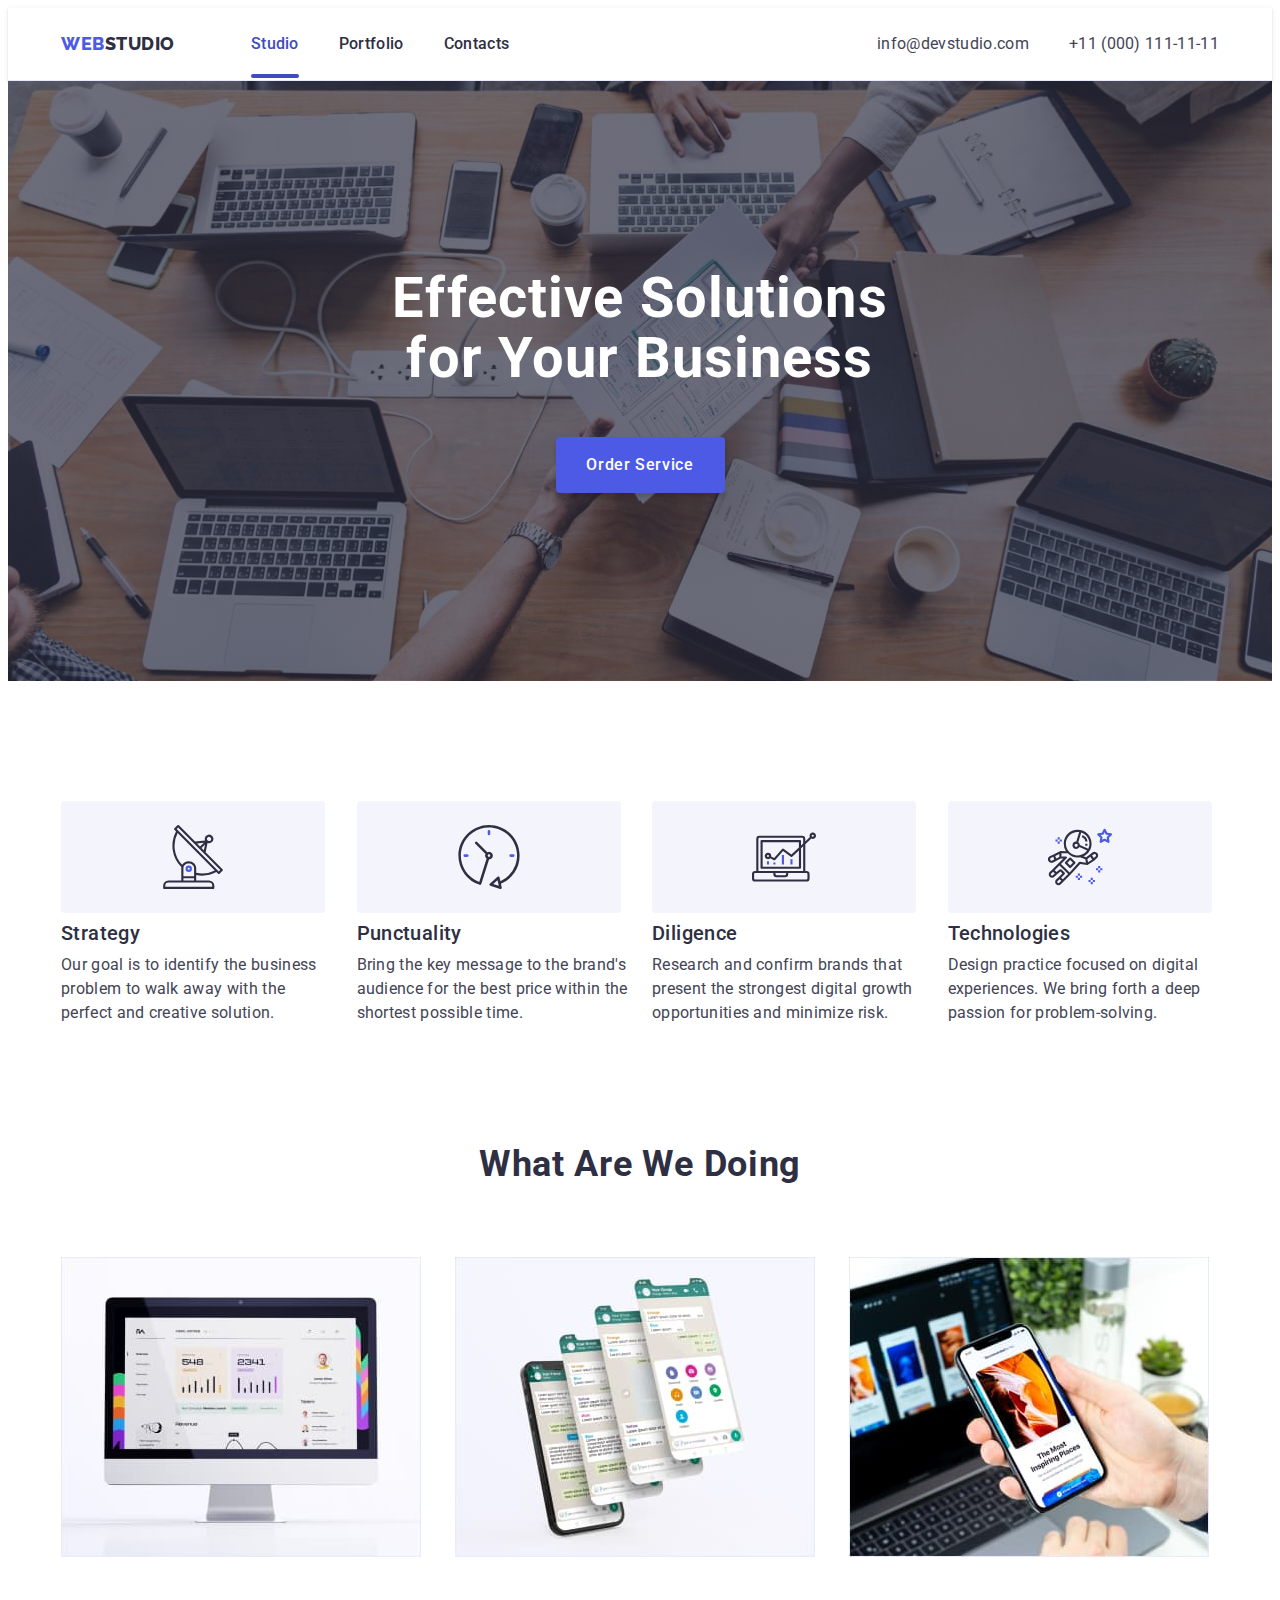
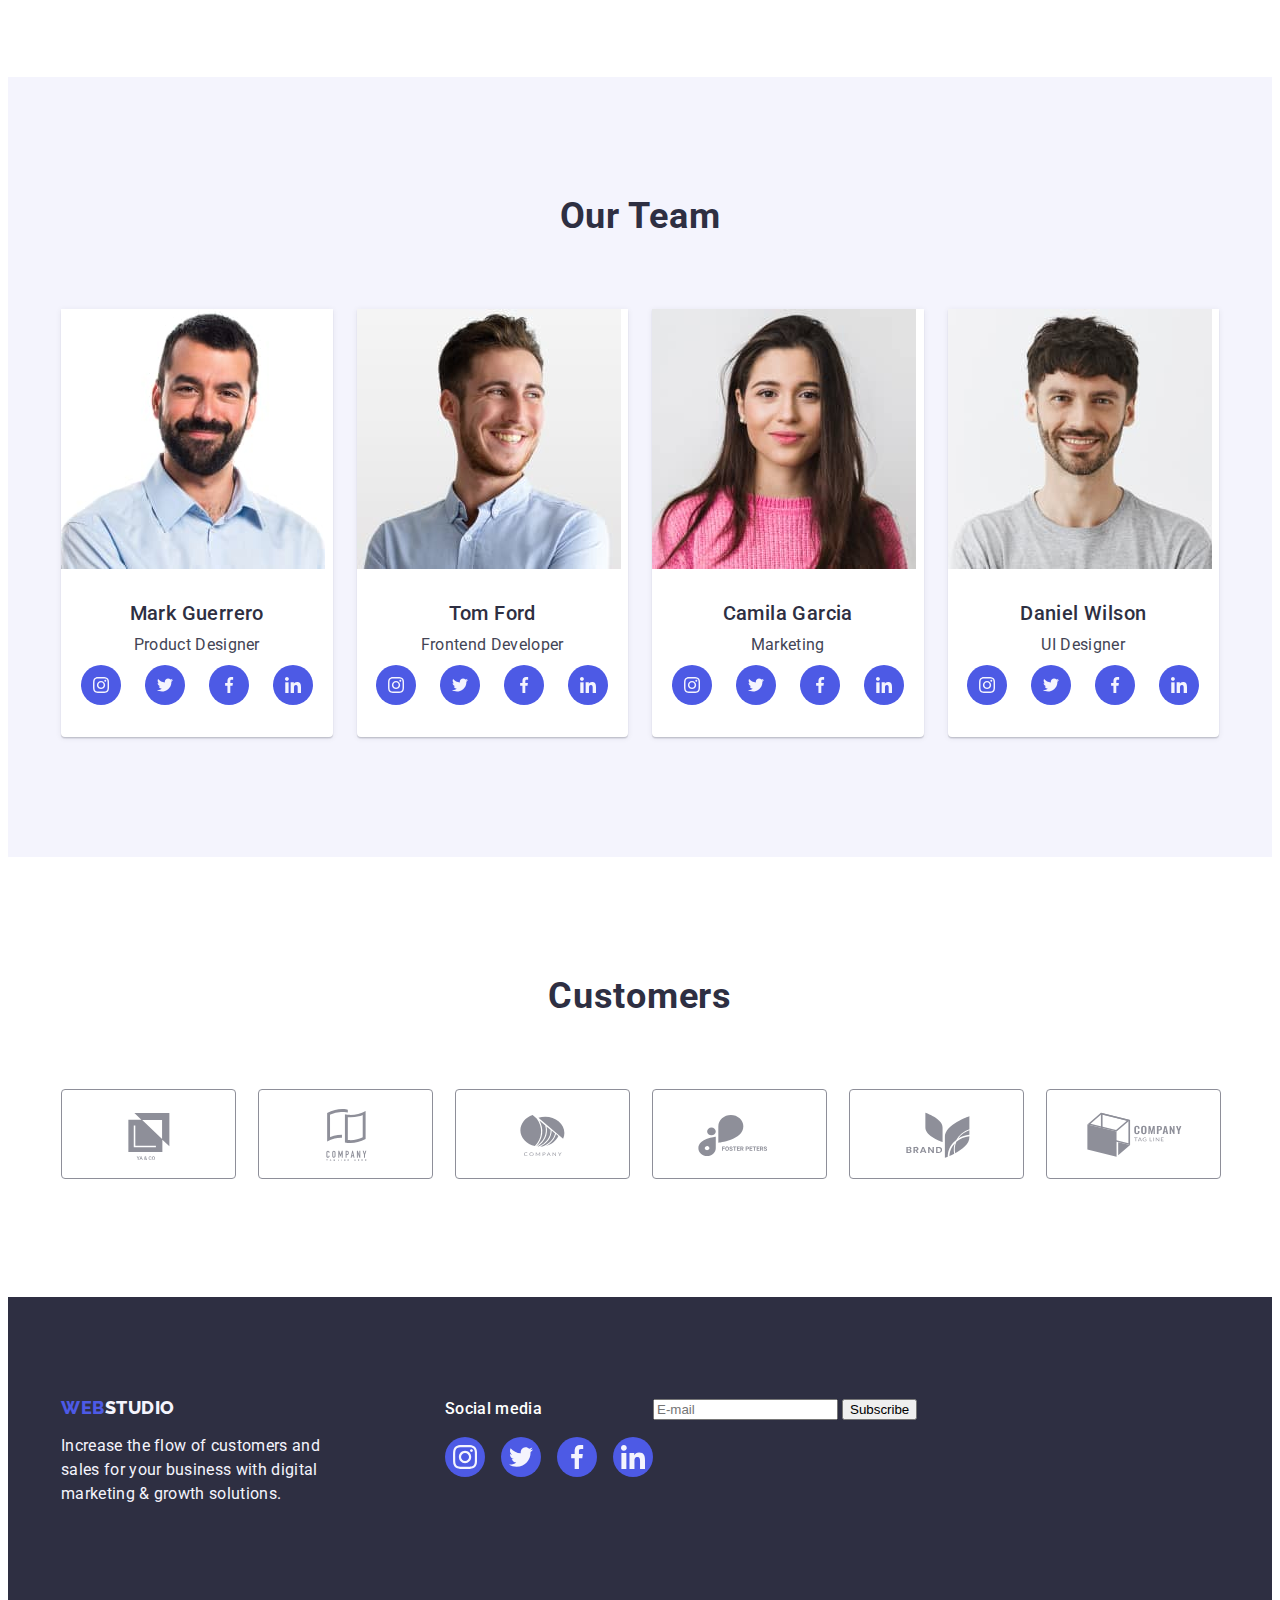
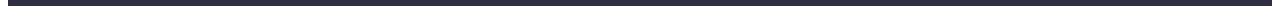
<file: index.html>
<!DOCTYPE html>
<html lang="en">
  <head>
    <meta charset="utf-8" />
    <meta name="description" content="a studio to promote your business" />
    <title>WebStudio</title>
    <link
      rel="stylesheet"
      href="https://cdnjs.cloudflare.com/ajax/libs/modern-normalize/2.0.0/modern-normalize.min.css"
      integrity="sha512-4xo8blKMVCiXpTaLzQSLSw3KFOVPWhm/TRtuPVc4WG6kUgjH6J03IBuG7JZPkcWMxJ5huwaBpOpnwYElP/m6wg=="
      crossorigin="anonymous"
      referrerpolicy="no-referrer"
    />
    <link rel="stylesheet" href="./css/styles.css" />
    <link rel="preconnect" href="https://fonts.googleapis.com" />
    <link rel="preconnect" href="https://fonts.gstatic.com" crossorigin />
    <link
      href="https://fonts.googleapis.com/css2?family=Raleway:wght@800&family=Roboto:wght@400;500;700;900&display=swap"
      rel="stylesheet"
    />
  </head>

  <body>
    <!-- Header -->
    <header class="header-block">
      <div class="container header">
        <!-- Navigation links -->
        <nav class="nav-block">
          <!-- Logo link -->
          <a class="logo link" href="./index.html"
            >Web<span class="logo-part-two">Studio</span></a
          >
          <ul class="nav list">
            <li><a class="current nav link" href="./index.html">Studio</a></li>
            <li><a class="nav link" href="./portfolio.html">Portfolio</a></li>
            <li><a class="nav link" href="">Contacts</a></li>
          </ul>
        </nav>
        <address class="nav-address-block">
          <ul class="nav-address list">
            <li>
              <a class="address link" href="mailto:info@devstudio.com">
                info@devstudio.com</a
              >
            </li>
            <li>
              <a class="address link" href="tel:+110001111111"
                >+11 (000) 111-11-11</a
              >
            </li>
          </ul>
        </address>
      </div>
    </header>
    <!-- Main content -->
    <main>
      <!-- headline + button container -->
      <section class="order-section">
        <div class="container order">
          <h1 class="headline-one">Effective Solutions for Your Business</h1>
          <button class="ord-btn" type="button" data-modal-open>
            Order Service
          </button>
        </div>
      </section>
      <!-- service description -->
      <section class="service-description-section">
        <div class="container service">
          <h2 class="visually-hidden">Service Description</h2>
          <ul class="service-description list">
            <li class="service-description-item">
              <div class="icon-descrsption-blok">
                <svg class="icon-descrsption" width="64" height="64">
                  <use href="./images/icons.svg#icon-antenna"></use>
                </svg>
              </div>
              <h3 class="headline-three">Strategy</h3>
              <p class="service-description-text">
                Our goal is to identify the business problem to walk away with
                the perfect and creative solution.
              </p>
            </li>
            <li class="service-description-item">
              <div class="icon-descrsption-blok">
                <svg class="icon-descrsption" width="64" height="64">
                  <use href="./images/icons.svg#icon-clock"></use>
                </svg>
              </div>
              <h3 class="headline-three">Punctuality</h3>
              <p class="service-description-text">
                Bring the key message to the brand's audience for the best price
                within the shortest possible time.
              </p>
            </li>
            <li class="service-description-item">
              <div class="icon-descrsption-blok">
                <svg class="icon-descrsption" width="64" height="64">
                  <use href="./images/icons.svg#icon-diagram"></use>
                </svg>
              </div>
              <h3 class="headline-three">Diligence</h3>
              <p class="service-description-text">
                Research and confirm brands that present the strongest digital
                growth opportunities and minimize risk.
              </p>
            </li>
            <li class="service-description-item">
              <div class="icon-descrsption-blok">
                <svg class="icon-descrsption" width="64" height="64">
                  <use href="./images/icons.svg#icon-astronaut"></use>
                </svg>
              </div>
              <h3 class="headline-three">Technologies</h3>
              <p class="service-description-text">
                Design practice focused on digital experiences. We bring forth a
                deep passion for problem-solving.
              </p>
            </li>
          </ul>
        </div>
      </section>
      <!-- product image -->
      <section class="product-image-section">
        <div class="container product-image">
          <h2 class="headline-two">What are we doing</h2>
          <ul class="product-img-list list">
            <li class="product-image-item">
              <img
                class="product-img"
                src="./images/img1.jpg"
                alt="img1"
                width="360"
                height="300"
              />
            </li>
            <li class="product-image-item">
              <img
                class="product-img"
                src="./images/img2.jpg"
                alt="img2"
                width="360"
                height="300"
              />
            </li>
            <li class="product-image-item">
              <img
                class="product-img"
                src="./images/img3.jpg"
                alt="img3"
                width="360"
                height="300"
              />
            </li>
          </ul>
        </div>
      </section>
      <!-- team list container -->
      <section class="team-list-section">
        <div class="container team-list">
          <h2 class="headline-two">Our Team</h2>
          <ul class="team list">
            <li class="team-item">
              <img
                src="./images/img4.jpg"
                alt="ProductDesigner"
                width="264"
                height="260"
              />
              <div class="item-container">
                <h3 class="team-title">Mark Guerrero</h3>
                <p class="team-text">Product Designer</p>

                <ul class="icon-socials-list list">
                  <li class="icon-socials-item">
                    <a
                      class="icon-socials-link"
                      href="https://www.instagram.com/"
                    >
                      <svg class="icon-social" width="16" height="16">
                        <use href="./images/icons.svg#icon-instagram"></use>
                      </svg>
                    </a>
                  </li>
                  <li class="icon-socials-item">
                    <a class="icon-socials-link" href="https://twitter.com/">
                      <svg class="icon-social" width="16" height="16">
                        <use href="./images/icons.svg#icon-twitter"></use>
                      </svg>
                    </a>
                  </li>
                  <li class="icon-socials-item">
                    <a
                      class="icon-socials-link"
                      href="https://www.facebook.com/"
                    >
                      <svg class="icon-social" width="16" height="16">
                        <use href="./images/icons.svg#icon-facebook"></use>
                      </svg>
                    </a>
                  </li>
                  <li class="icon-socials-item">
                    <a
                      class="icon-socials-link"
                      href="https://www.linkedin.com/"
                    >
                      <svg class="icon-social" width="16" height="16">
                        <use href="./images/icons.svg#icon-linkedin"></use>
                      </svg>
                    </a>
                  </li>
                </ul>
              </div>
            </li>
            <li class="team-item">
              <img
                src="./images/img5.jpg"
                alt="FrontendDeveloper"
                width="264"
                height="260"
              />
              <div class="item-container">
                <h3 class="team-title">Tom Ford</h3>
                <p class="team-text">Frontend Developer</p>
                <ul class="icon-socials-list list">
                  <li class="icon-socials-item">
                    <a
                      class="icon-socials-link"
                      href="https://www.instagram.com/"
                    >
                      <svg class="icon-social" width="16" height="16">
                        <use href="./images/icons.svg#icon-instagram"></use>
                      </svg>
                    </a>
                  </li>
                  <li class="icon-socials-item">
                    <a class="icon-socials-link" href="https://twitter.com/">
                      <svg class="icon-social" width="16" height="16">
                        <use href="./images/icons.svg#icon-twitter"></use>
                      </svg>
                    </a>
                  </li>
                  <li class="icon-socials-item">
                    <a
                      class="icon-socials-link"
                      href="https://www.facebook.com/"
                    >
                      <svg class="icon-social" width="16" height="16">
                        <use href="./images/icons.svg#icon-facebook"></use>
                      </svg>
                    </a>
                  </li>
                  <li class="icon-socials-item">
                    <a
                      class="icon-socials-link"
                      href="https://www.linkedin.com/"
                    >
                      <svg class="icon-social" width="16" height="16">
                        <use href="./images/icons.svg#icon-linkedin"></use>
                      </svg>
                    </a>
                  </li>
                </ul>
              </div>
            </li>
            <li class="team-item">
              <img
                src="./images/img6.jpg"
                alt="Marketing"
                width="264"
                height="260"
              />
              <div class="item-container">
                <h3 class="team-title">Camila Garcia</h3>
                <p class="team-text">Marketing</p>
                <ul class="icon-socials-list list">
                  <li class="icon-socials-item">
                    <a
                      class="icon-socials-link"
                      href="https://www.instagram.com/"
                    >
                      <svg class="icon-social" width="16" height="16">
                        <use href="./images/icons.svg#icon-instagram"></use>
                      </svg>
                    </a>
                  </li>
                  <li class="icon-socials-item">
                    <a class="icon-socials-link" href="https://twitter.com/">
                      <svg class="icon-social" width="16" height="16">
                        <use href="./images/icons.svg#icon-twitter"></use>
                      </svg>
                    </a>
                  </li>
                  <li class="icon-socials-item">
                    <a
                      class="icon-socials-link"
                      href="https://www.facebook.com/"
                    >
                      <svg class="icon-social" width="16" height="16">
                        <use href="./images/icons.svg#icon-facebook"></use>
                      </svg>
                    </a>
                  </li>
                  <li class="icon-socials-item">
                    <a
                      class="icon-socials-link"
                      href="https://www.linkedin.com/"
                    >
                      <svg class="icon-social" width="16" height="16">
                        <use href="./images/icons.svg#icon-linkedin"></use>
                      </svg>
                    </a>
                  </li>
                </ul>
              </div>
            </li>
            <li class="team-item">
              <img
                src="./images/img7.jpg"
                alt="UIDesigner"
                width="264"
                height="260"
              />
              <div class="item-container">
                <h3 class="team-title">Daniel Wilson</h3>
                <p class="team-text">UI Designer</p>
                <ul class="icon-socials-list list">
                  <li class="icon-socials-item">
                    <a
                      class="icon-socials-link"
                      href="https://www.instagram.com/"
                    >
                      <svg class="icon-social" width="16" height="16">
                        <use href="./images/icon.svg#icon-instagram"></use>
                      </svg>
                    </a>
                  </li>
                  <li class="icon-socials-item">
                    <a class="icon-socials-link" href="https://twitter.com/">
                      <svg class="icon-social" width="16" height="16">
                        <use href="./images/icon.svg#icon-twitter"></use>
                      </svg>
                    </a>
                  </li>
                  <li class="icon-socials-item">
                    <a
                      class="icon-socials-link"
                      href="https://www.facebook.com/"
                    >
                      <svg class="icon-social" width="16" height="16">
                        <use href="./images/icon.svg#icon-facebook"></use>
                      </svg>
                    </a>
                  </li>
                  <li class="icon-socials-item">
                    <a
                      class="icon-socials-link"
                      href="https://www.linkedin.com/"
                    >
                      <svg class="icon-social" width="16" height="16">
                        <use href="./images/icon.svg#icon-linkedin"></use>
                      </svg>
                    </a>
                  </li>
                </ul>
              </div>
            </li>
          </ul>
        </div>
      </section>
      <!--Customers section-->
      <section class="customers-section">
        <div class="container customers-section-box">
          <h2 class="costomers-title">Customers</h2>
          <ul class="costomers-icon-list">
            <li class="costomers-icon-item list">
              <a class="costomers-icon-link link" href="">
                <svg class="costomers-icon" width="104" height="56">
                  <use href="./images/icons.svg#icon-logo"></use>
                </svg>
              </a>
            </li>
            <li class="costomers-icon-item list">
              <a class="costomers-icon-link link" href="">
                <svg class="costomers-icon" width="104" height="56">
                  <use href="./images/icons.svg#icon-logo2"></use>
                </svg>
              </a>
            </li>
            <li class="costomers-icon-item list">
              <a class="costomers-icon-link link" href="">
                <svg class="costomers-icon" width="104" height="56">
                  <use href="./images/icons.svg#icon-logo3"></use>
                </svg>
              </a>
            </li>
            <li class="costomers-icon-item list">
              <a class="costomers-icon-link link" href="">
                <svg class="costomers-icon" width="104" height="56">
                  <use href="./images/icons.svg#icon-logo4"></use>
                </svg>
              </a>
            </li>
            <li class="costomers-icon-item list">
              <a class="costomers-icon-link link" href="">
                <svg class="costomers-icon" width="104" height="56">
                  <use href="./images/icons.svg#icon-logo5"></use>
                </svg>
              </a>
            </li>
            <li class="costomers-icon-item list">
              <a class="costomers-icon-link link" href="">
                <svg class="costomers-icon" width="104" height="56">
                  <use href="./images/icons.svg#icon-logo6"></use>
                </svg>
              </a>
            </li>
          </ul>
        </div>
      </section>
    </main>
    <!-- Footer content -->
    <footer class="footer-section">
      <div class="container footer">
        <!-- Logo link -->
        <div class="footer-content">
          <a class="logo-footer link" href="./index.html"
            >Web<span class="footer-logo-part-two">Studio</span></a
          >
          <!-- Footer text -->
          <p class="footer-text">
            Increase the flow of customers and sales for your business with
            digital marketing & growth solutions.
          </p>
        </div>
        <div class="social-media-box">
          <p class="social-media-subtitle">Social media</p>
          <ul class="social-media-list list">
            <li class="social-media-item">
              <a class="social-media-icon-link" href="">
                <svg class="social-icon" width="24" height="24">
                  <use href="./images/icons.svg#icon-instagram"></use>
                </svg>
              </a>
            </li>
            <li class="social-media-item">
              <a class="social-media-icon-link" href="">
                <svg class="social-icon" width="24" height="24">
                  <use href="./images/icons.svg#icon-twitter"></use>
                </svg>
              </a>
            </li>
            <li class="social-media-item">
              <a class="social-media-icon-link" href="">
                <svg class="social-icon" width="24" height="24">
                  <use href="./images/icons.svg#icon-facebook"></use>
                </svg>
              </a>
            </li>
            <li class="social-media-item">
              <a class="social-media-icon-link" href="">
                <svg class="social-icon" width="24" height="24">
                  <use href="./images/icons.svg#icon-linkedin"></use>
                </svg>
              </a>
            </li>
          </ul>
        </div>
        <div>
          <form>
            <input type="email" placeholder="E-mail" />
            <button type="submit">Subscribe</button>
          </form>
        </div>
      </div>
    </footer>
    <!--Modal window-->
    <div class="backdrop is-hidden" data-modal>
      <div class="modal">
        <button class="modal-btn" type="button" data-modal-close>
          <svg class="modal-btn-icon" width="8" height="8">
            <use href="./images/icons.svg#icon-close-black-18dp1"></use>
          </svg>
        </button>
        <strong class="mobal-title"
          >Leave your contacts and we will call you back</strong
        >
        <form class="modal-form" name="review_form">
          <div class="modal-form-box">
            <label class="modal-form-label" for="user_name"
              ><span class="modal-form-label-text">Name</span></label
            >
            <input
              class="modal-input"
              type="text"
              name="user_name"
              id="user_name"
            />
            <svg class="modal-icon" width="18" height="24">
              <use href="./images/icons.svg#icon-person-black-18dp1"></use>
            </svg>
          </div>
          <div class="modal-form-box">
            <label class="modal-form-label" for="user_phone"
              ><span class="modal-form-label-text">Phone</span></label
            >
            <input
              class="modal-input"
              type="tel"
              name="user_phone"
              id="user_phone"
            />
            <svg class="modal-icon" width="18" height="24">
              <use href="./images/icons.svg#icon-phone-black-18dp1"></use>
            </svg>
          </div>
          <div class="modal-form-box">
            <label class="modal-form-label" for="user_email"
              ><span class="modal-form-label-text">Email</span></label
            >
            <input
              class="modal-input"
              type="email"
              name="user_email"
              id="user_email"
            />
            <svg class="modal-icon" width="18" height="24">
              <use href="./images/icons.svg#icon-email-black-18dp1"></use>
            </svg>
          </div>
          <label for="user_checkbox"
            ><span class="modal-form-label-text">Comment</span></label
          >
          <textarea
            class="modal-comment"
            name="text_input"
            rows="8"
            placeholder="Text input"
          ></textarea>

          <input type="checkbox" name="user_checkbox" id="user_checkbox" />
          <p>
            I accept the terms and conditions of the
            <span><a class="link" href="">Privacy Policy</a></span>
          </p>
          <button class="modal-btn-send" type="submit">Send</button>
        </form>
      </div>
    </div>
    <script src="./js/modal.js"></script>
  </body>
</html>
</file>
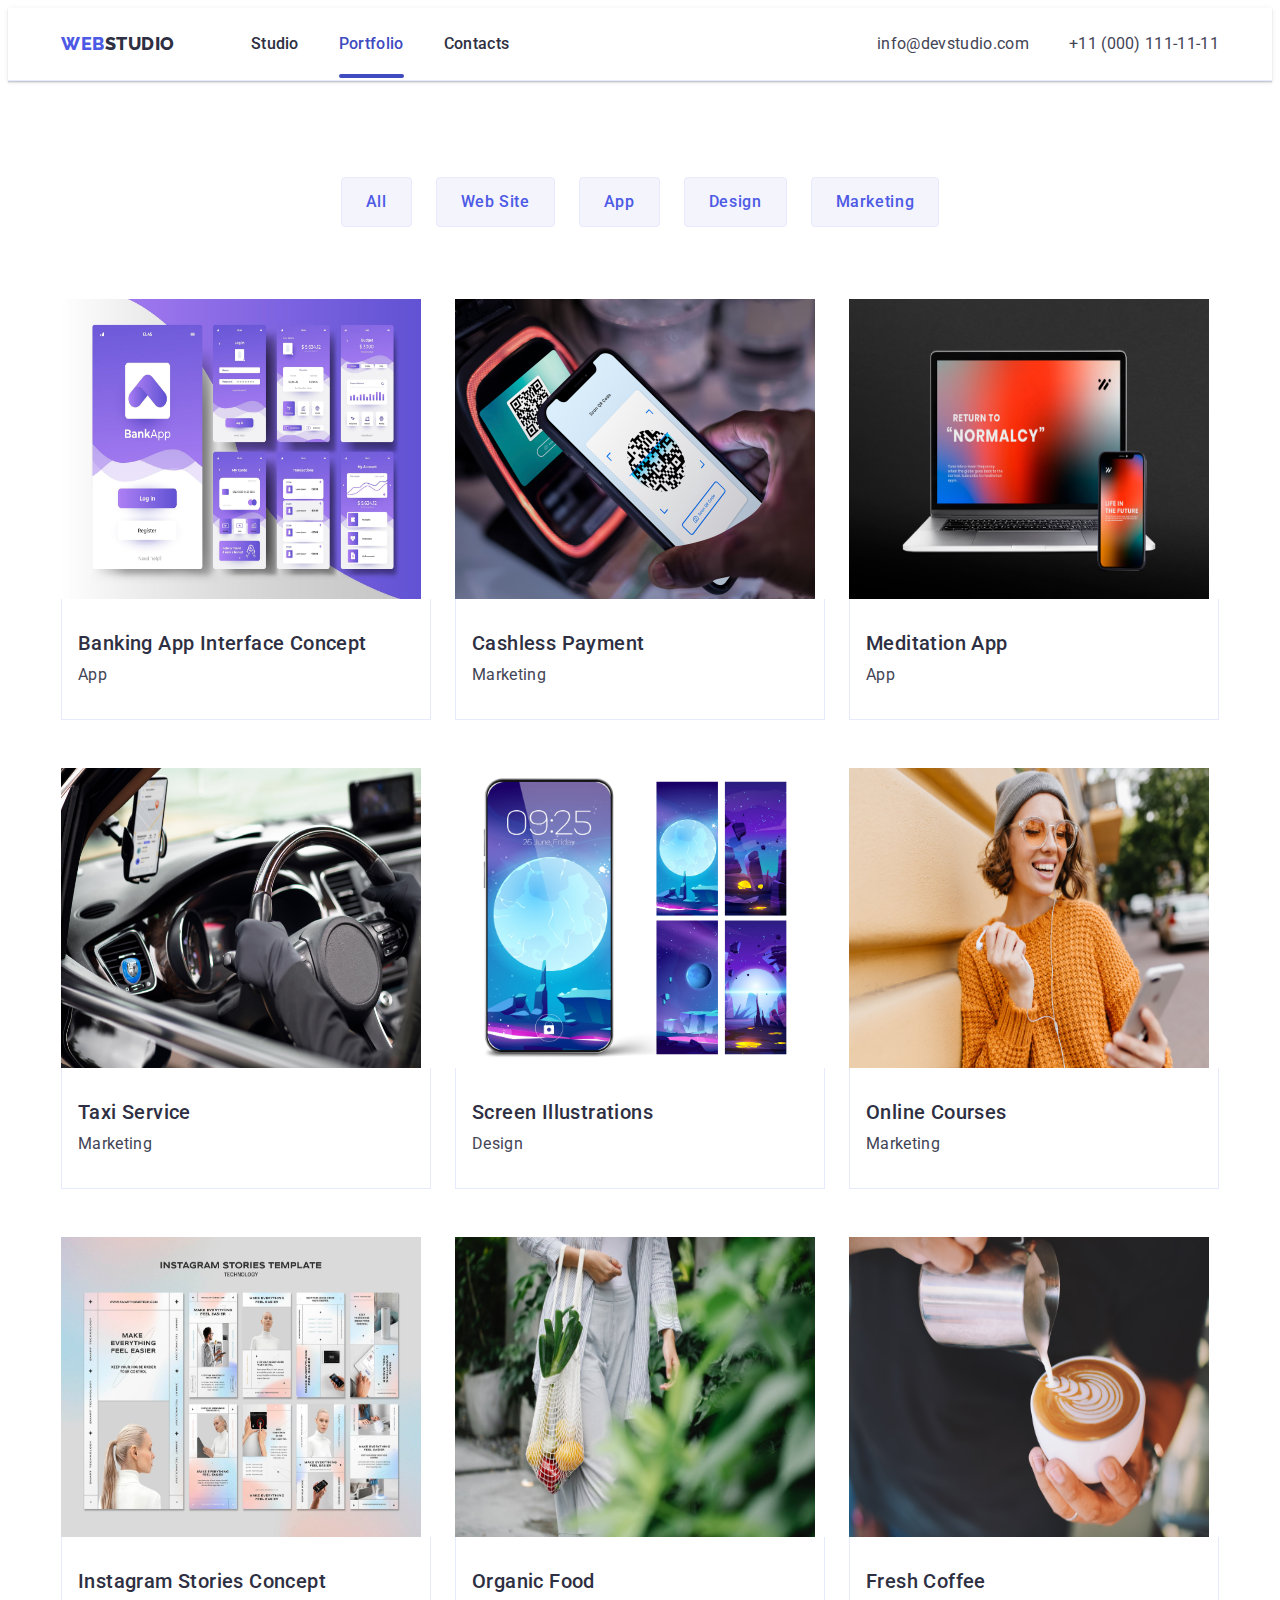
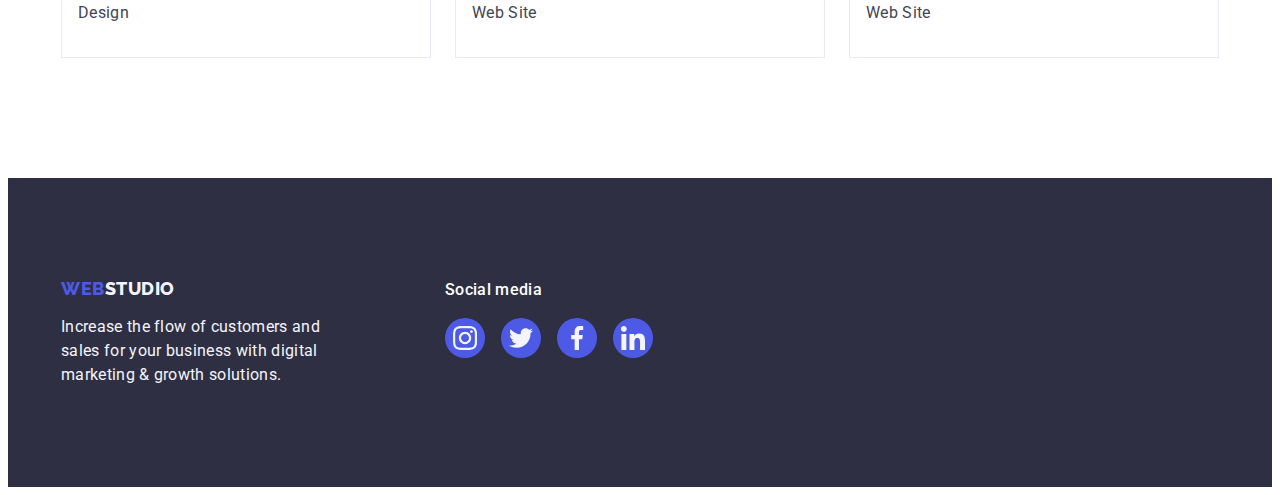
<file: portfolio.html>
<!DOCTYPE html>
<html lang="en">
  <!-- HEAD -->

  <head>
    <meta charset="utf-8" />
    <meta name="description" content="a studio to promote your business" />
    <title>Portfolio</title>
    <link
      rel="stylesheet"
      href="https://cdnjs.cloudflare.com/ajax/libs/modern-normalize/2.0.0/modern-normalize.min.css"
      integrity="sha512-4xo8blKMVCiXpTaLzQSLSw3KFOVPWhm/TRtuPVc4WG6kUgjH6J03IBuG7JZPkcWMxJ5huwaBpOpnwYElP/m6wg=="
      crossorigin="anonymous"
      referrerpolicy="no-referrer"
    />
    <link rel="stylesheet" href="./css/styles.css" />
    <link rel="preconnect" href="https://fonts.googleapis.com" />
    <link rel="preconnect" href="https://fonts.gstatic.com" crossorigin />
    <link
      href="https://fonts.googleapis.com/css2?family=Raleway:wght@800&family=Roboto:wght@400;500;700;900&display=swap"
      rel="stylesheet"
    />
  </head>
  <!-- BODY -->

  <body>
    <!-- Header -->
    <header class="header-block">
      <div class="container header">
        <!-- Navigation links -->
        <nav class="nav-block">
          <!-- Logo link -->
          <a class="logo link" href="./index.html"
            >Web<span class="logo-part-two">Studio</span></a
          >
          <ul class="nav list">
            <li><a class="nav link" href="./index.html">Studio</a></li>
            <li>
              <a class="current nav link" href="./portfolio.html">Portfolio</a>
            </li>
            <li><a class="nav link" href="">Contacts</a></li>
          </ul>
        </nav>
        <address class="nav-address-block">
          <ul class="nav-address list">
            <li>
              <a class="address link" href="mailto:info@devstudio.com">
                info@devstudio.com</a
              >
            </li>
            <li>
              <a class="address link" href="tel:+110001111111"
                >+11 (000) 111-11-11</a
              >
            </li>
          </ul>
        </address>
      </div>
    </header>
    <!-- Main content -->
    <main>
      <section class="main-section">
        <div class="container main-portfolio">
          <h1 class="visually-hidden" hidden>Portfolio</h1>
          <!-- Filter button -->
          <ul class="filter-button list">
            <li><button class="all-btn" type="button">All</button></li>
            <li><button class="all-btn" type="button">Web Site</button></li>
            <li><button class="all-btn" type="button">App</button></li>
            <li><button class="all-btn" type="button">Design</button></li>
            <li><button class="all-btn" type="button">Marketing</button></li>
          </ul>
          <!-- Filter button results -->
          <ul class="row list">
            <li class="row-item">
              <a class="portfolio-photo-link link" href="">
                <div class="bestsellers-box">
                  <img
                    class="portfolio-img"
                    src="./images/1.jpg"
                    alt="Banking App Interface Concept"
                    width="360"
                    height="300"
                  />
                  <p class="owerlay">
                    14 Stylish and User-Friendly App Design Concepts · Task
                    Manager App · Calorie Tracker App · Exotic Fruit Ecommerce
                    App · Cloud Storage App
                  </p>
                </div>
                <div class="row-item-dscrp-container">
                  <h2 class="headline-fltr-results">
                    Banking App Interface Concept
                  </h2>
                  <p class="text-fltr-results">App</p>
                </div>
              </a>
            </li>
            <li class="row-item">
              <a class="portfolio-photo-link link" href="">
                <div class="bestsellers-box">
                  <img
                    class="portfolio-img"
                    src="./images/2.jpg"
                    alt="Cashless Payment"
                    width="360"
                    height="300"
                  />
                  <p class="owerlay">
                    14 Stylish and User-Friendly App Design Concepts · Task
                    Manager App · Calorie Tracker App · Exotic Fruit Ecommerce
                    App · Cloud Storage App
                  </p>
                </div>
                <div class="row-item-dscrp-container">
                  <h2 class="headline-fltr-results">Cashless Payment</h2>
                  <p class="text-fltr-results">Marketing</p>
                </div>
              </a>
            </li>
            <li class="row-item">
              <a class="portfolio-photo-link link" href="">
                <div class="bestsellers-box">
                  <img
                    class="portfolio-img"
                    src="./images/3.jpg"
                    alt="Meditation App"
                    width="360"
                    height="300"
                  />
                  <p class="owerlay">
                    14 Stylish and User-Friendly App Design Concepts · Task
                    Manager App · Calorie Tracker App · Exotic Fruit Ecommerce
                    App · Cloud Storage App
                  </p>
                </div>
                <div class="row-item-dscrp-container">
                  <h2 class="headline-fltr-results">Meditation App</h2>
                  <p class="text-fltr-results">App</p>
                </div>
              </a>
            </li>
            <li class="row-item">
              <a class="portfolio-photo-link link" href="">
                <div class="bestsellers-box">
                  <img
                    class="portfolio-img"
                    src="./images/4.jpg"
                    alt="Taxi Service"
                    width="360"
                    height="300"
                  />
                  <p class="owerlay">
                    14 Stylish and User-Friendly App Design Concepts · Task
                    Manager App · Calorie Tracker App · Exotic Fruit Ecommerce
                    App · Cloud Storage App
                  </p>
                </div>
                <div class="row-item-dscrp-container">
                  <h2 class="headline-fltr-results">Taxi Service</h2>
                  <p class="text-fltr-results">Marketing</p>
                </div>
              </a>
            </li>
            <li class="row-item">
              <a class="portfolio-photo-link link" href="">
                <div class="bestsellers-box">
                  <img
                    class="portfolio-img"
                    src="./images/5.jpg"
                    alt="Screen Illustrations"
                    width="360"
                    height="300"
                  />
                  <p class="owerlay">
                    14 Stylish and User-Friendly App Design Concepts · Task
                    Manager App · Calorie Tracker App · Exotic Fruit Ecommerce
                    App · Cloud Storage App
                  </p>
                </div>
                <div class="row-item-dscrp-container">
                  <h2 class="headline-fltr-results">Screen Illustrations</h2>
                  <p class="text-fltr-results">Design</p>
                </div>
              </a>
            </li>
            <li class="row-item">
              <a class="portfolio-photo-link link" href="">
                <div class="bestsellers-box">
                  <img
                    class="portfolio-img"
                    src="./images/6.jpg"
                    alt="Online Courses"
                    width="360"
                    height="300"
                  />
                  <p class="owerlay">
                    14 Stylish and User-Friendly App Design Concepts · Task
                    Manager App · Calorie Tracker App · Exotic Fruit Ecommerce
                    App · Cloud Storage App
                  </p>
                </div>
                <div class="row-item-dscrp-container">
                  <h2 class="headline-fltr-results">Online Courses</h2>
                  <p class="text-fltr-results">Marketing</p>
                </div>
              </a>
            </li>
            <li class="row-item">
              <a class="portfolio-photo-link link" href="">
                <div class="bestsellers-box">
                  <img
                    class="portfolio-img"
                    src="./images/7.jpg"
                    alt="Instagram Stories Concept"
                    width="360"
                    height="300"
                  />
                  <p class="owerlay">
                    14 Stylish and User-Friendly App Design Concepts · Task
                    Manager App · Calorie Tracker App · Exotic Fruit Ecommerce
                    App · Cloud Storage App
                  </p>
                </div>
                <div class="row-item-dscrp-container">
                  <h2 class="headline-fltr-results">
                    Instagram Stories Concept
                  </h2>
                  <p class="text-fltr-results">Design</p>
                </div>
              </a>
            </li>
            <li class="row-item">
              <a class="portfolio-photo-link link" href="">
                <div class="bestsellers-box">
                  <img
                    class="portfolio-img"
                    src="./images/8.jpg"
                    alt="Organic Food"
                    width="360"
                    height="300"
                  />
                  <p class="owerlay">
                    14 Stylish and User-Friendly App Design Concepts · Task
                    Manager App · Calorie Tracker App · Exotic Fruit Ecommerce
                    App · Cloud Storage App
                  </p>
                </div>
                <div class="row-item-dscrp-container">
                  <h2 class="headline-fltr-results">Organic Food</h2>
                  <p class="text-fltr-results">Web Site</p>
                </div>
              </a>
            </li>
            <li class="row-item">
              <a class="portfolio-photo-link link" href="">
                <div class="bestsellers-box">
                  <img
                    class="portfolio-img"
                    src="./images/9.jpg"
                    alt="Fresh Coffee"
                    width="360"
                    height="300"
                  />
                  <p class="owerlay">
                    14 Stylish and User-Friendly App Design Concepts · Task
                    Manager App · Calorie Tracker App · Exotic Fruit Ecommerce
                    App · Cloud Storage App
                  </p>
                </div>
                <div class="row-item-dscrp-container">
                  <h2 class="headline-fltr-results">Fresh Coffee</h2>
                  <p class="text-fltr-results">Web Site</p>
                </div>
              </a>
            </li>
          </ul>
        </div>
      </section>
    </main>
    <!-- Footer content -->
    <footer class="footer-section">
      <div class="container footer">
        <!-- Logo link -->
        <div class="footer-content">
          <a class="logo-footer link" href="./index.html"
            >Web<span class="footer-logo-part-two">Studio</span></a
          >
          <!-- Footer text -->
          <p class="footer-text">
            Increase the flow of customers and sales for your business with
            digital marketing & growth solutions.
          </p>
        </div>
        <div class="social-media-box">
          <p class="social-media-subtitle">Social media</p>
          <ul class="social-media-list list">
            <li class="social-media-item">
              <a class="social-media-icon-link" href="">
                <svg class="social-icon" width="24" height="24">
                  <use href="./images/icon.svg#icon-instagram"></use>
                </svg>
              </a>
            </li>
            <li class="social-media-item">
              <a class="social-media-icon-link" href="">
                <svg class="social-icon" width="24" height="24">
                  <use href="./images/icon.svg#icon-twitter"></use>
                </svg>
              </a>
            </li>
            <li class="social-media-item">
              <a class="social-media-icon-link" href="">
                <svg class="social-icon" width="24" height="24">
                  <use href="./images/icon.svg#icon-facebook"></use>
                </svg>
              </a>
            </li>
            <li class="social-media-item">
              <a class="social-media-icon-link" href="">
                <svg class="social-icon" width="24" height="24">
                  <use href="./images/icon.svg#icon-linkedin"></use>
                </svg>
              </a>
            </li>
          </ul>
        </div>
      </div>
    </footer>
  </body>
</html>
</file>
<file: css/styles.css>
/* ROOT COLOR */
:root {
    --Iris: #4d5ae5;
    --OCEAN: #404bbf;
    --NAVY-BLUE: #2e2f42;
    --GREEN: #31d0aa;
    --SLATE: #434455;
    --LIGHT-SLATE: #8e8f99;
    --cornflower: #e7e9fc;
    --cloud: #f4f4fd;
    --NAVY-BLUE-modal: #2e2f42;
    --GREY: #2e2f42;
    --WHITE: #ffffff;
    --Dairy: #fcfcfc;
    --animation: 250ms cubic-bezier(0.4, 0, 0.2, 1);
}

/* BODY MAIN STYLE */
body {
    font-family: 'Roboto', sans-serif;
    color: var(--SLATE);
    background-color: var(--WHITE);
}

.link {
    text-decoration: none;
}

.list {
    list-style: none;
}

li {
    list-style: none;
}

h1,
h2,
h3,
p {
    margin: 0;
}

ul {
    margin: 0;
    padding: 0;
}

img {
    display: block;
}

.container {
    width: 1158px;
    margin: 0 auto;
    padding: 0 15px;
}

/* HOVER AND FOCUS */
.link:hover,
.link:focus,
.list>li>a:hover,
.list>li>a:focus {
    color: var(--OCEAN);
}

/* BUTTONS */
button {
    cursor: pointer;
}

.ord-btn {
    display: block;
    color: var(--white, #fff);
    font-size: 16px;
    font-weight: 500;
    line-height: 1.5;
    letter-spacing: 0.04em;
    background: var(--iris, #4d5ae5);
    font-family: 'Roboto', sans-serif;
    align-items: flex-start;
    gap: 10px;
    border: none;
    border-radius: 4px;
    box-shadow: 0px 4px 4px 0px rgba(0, 0, 0, 0.15);
    min-width: 169px;
    height: 56px;
    margin: 0 auto;
    transition: background-color var(--animation);
}

.ord-btn:hover,
.ord-btn:focus {
    color: var(--WHITE);
    background-color: var(--OCEAN);
}

/* HEADER MAIN STYLES */
.header-block {
    flex-shrink: 0;
    border-bottom: 1px solid var(--cornflower, #e7e9fc);
    background: var(--white, #fff);
    box-shadow: 0px 2px 1px rgba(46, 47, 66, 0.08),
        0px 1px 1px rgba(46, 47, 66, 0.16), 0px 1px 6px rgba(46, 47, 66, 0.08);
}

.container.header {
    display: flex;
}

.nav-block {
    display: flex;
    align-items: center;
}

.nav.list {
    display: flex;
    gap: 40px;
    padding: 24px 0;
}

.nav.link {
    padding: 24px 0;
}

.nav-address.list {
    display: flex;
    gap: 40px;
    align-items: center;
    padding: 24px 0;
}

.logo {
    margin-right: 76px;
    color: var(--iris, #4d5ae5);
    font-family: 'Raleway', sans-serif;
    font-size: 18px;
    font-weight: 800;
    line-height: 1.17;
    letter-spacing: 0.03em;
    text-transform: uppercase;
}

.logo-part-two {
    color: var(--NAVY-BLUE);
}

.logo-footer {
    display: inline-block;
    margin-bottom: 16px;
    color: var(--iris, #4d5ae5);
    font-family: 'Raleway', sans-serif;
    font-size: 18px;
    font-weight: 800;
    line-height: 1.17;
    letter-spacing: 0.03em;
    text-transform: uppercase;
}

.footer-logo-part-two {
    color: var(--cloud);
}

.nav {
    position: relative;
    color: var(--navyblue, #2e2f42);

    font-size: 16px;
    font-style: normal;
    font-weight: 500;
    line-height: 1.5;
    letter-spacing: 0.02em;
    transition: color var(--animation);
}

.current {
    color: var(--OCEAN);
}

.current::after {
    content: '';
    position: absolute;
    left: 0;
    bottom: -1px;
    width: 100%;
    height: 4px;
    color: var(--OCEAN);
    background-color: var(--OCEAN);
    border-radius: 2px;
    border: var(--ocean, #404bbf);
}

.nav-address-block {
    font-style: normal;
    margin-left: auto;
}

.address {
    color: var(--SLATE);
    font-size: 16px;
    font-weight: 400;
    line-height: 1.5;
    letter-spacing: 0.02em;
    transition: color var(--animation);
}

/* MAIN STYLES HOMEPAGE */
/* order-section */
.order-section {
    max-width: 1440px;
    margin: auto;
    padding: 188px 0;
    background: var(--navyblue, #2e2f42);
    background-image: linear-gradient(rgba(46, 47, 66, 0.7),
            rgba(46, 47, 66, 0.7)),
        url(../images/hero/people-office1.jpg);
    background-repeat: no-repeat;
    background-position: center;
    background-size: cover;

    color: var(--WHITE);
    display: block;
}

.headline-one {
    color: var(--white, #fff);
    font-size: 56px;
    font-weight: 700;
    line-height: 1.07;
    letter-spacing: 0.02em;
    text-align: center;
    max-width: 496px;
    margin: 0 auto;
    margin-bottom: 48px;
}

/* service-description-section */
.service-description-section {
    padding: 120px 0;
}

.visually-hidden {
    position: absolute;
    width: 1px;
    height: 1px;
    margin: -1px;
    border: 0;
    padding: 0;
    white-space: nowrap;
    clip-path: inset(100%);
    clip: rect(0 0 0 0);
    overflow: hidden;
}

.container.service {
    flex-shrink: 0;
}

.service-description-item {
    width: calc((100% - 72px) / 4);
}

.icon-descrsption-blok {
    width: 264px;
    height: 112px;
    display: flex;
    margin-bottom: 8px;
    align-items: center;
    justify-content: center;
    flex-shrink: 0;
    border-radius: 4px;
    background: var(--cloud, #f4f4fd);
}

.service-description {
    display: flex;
    gap: 24px;
    justify-content: center;
    flex-wrap: wrap;
}

.service-description-text {
    color: var(--slate, #434455);
    font-size: 16px;
    font-weight: 400;
    line-height: 1.5;
    letter-spacing: 0.02em;
}

/* product-image-section */
.product-image-section {
    padding-bottom: 120px;
}

.container.product-image {
    display: block;
    flex-shrink: 0;
}

.product-img {
    width: 360px;
    height: 300px;
}

.product-img-list {
    display: flex;
    gap: 24px;
    flex-wrap: wrap;
}

.headline-two {
    color: var(--navyblue, #2e2f42);
    font-size: 36px;
    font-weight: 700;
    line-height: 1.11;
    letter-spacing: 0.02em;
    text-transform: capitalize;
    text-align: center;
    margin-bottom: 72px;
}

.product-image-item {
    display: inline-flex;
    flex-direction: column;
    align-items: flex-start;
    width: calc((100% - 48px) / 3);
}

/* team-list-section */
.team-list-section {
    padding: 120px 0;
    background: var(--cloud, #f4f4fd);
}

.item-container {
    padding: 32px 0;
}

.team {
    display: flex;
    gap: 24px;
    flex-wrap: wrap;
}

.team-item {
    border-radius: 0px 0px 4px 4px;
    background: var(--white, #fff);
    box-shadow: 0px 2px 1px 0px rgba(46, 47, 66, 0.08),
        0px 1px 1px 0px rgba(46, 47, 66, 0.16),
        0px 1px 6px 0px rgba(46, 47, 66, 0.08);
    width: calc((100% - 72px) / 4);
}

.headline-three {
    color: var(--navyblue, #2e2f42);
    font-size: 20px;
    font-weight: 500;
    line-height: 1.2;
    letter-spacing: 0.02em;
    margin-bottom: 8px;
}

.team-title {
    color: var(--navyblue, #2e2f42);
    font-size: 20px;
    font-weight: 500;
    line-height: 1.2;
    letter-spacing: 0.02em;
    margin-bottom: 8px;
    text-align: center;
}

.team-text {
    color: var(--slate, #434455);
    font-size: 16px;
    font-weight: 400;
    line-height: 1.5;
    letter-spacing: 0.02em;
    text-align: center;
    margin-bottom: 8px;
}

.icon-socials-item {
    display: inline;
}

.icon-socials-list.list {
    display: flex;
    justify-content: center;
    align-items: center;
    gap: 24px;
}

.icon-social {
    fill: var(--cloud);
}

.icon-socials-link {
    display: flex;
    justify-content: center;
    align-items: center;
    width: 40px;
    height: 40px;

    background-color: var(--Iris);
    border-radius: 50%;

    transition: background-color var(--animation);
}

.icon-socials-link:hover,
.icon-socials-link:focus {
    cursor: pointer;
    background-color: var(--OCEAN);
}

/* Costomes section */
.customers-section {
    padding: 120px 0;
}

.customers-section-box {
    display: block;
}

.costomers-title {
    margin-bottom: 72px;
    color: var(--navyblue, #2e2f42);
    text-align: center;
    font-size: 36px;
    font-style: normal;
    font-weight: 700;
    line-height: 1.11;

    letter-spacing: 0.02em;
    text-transform: capitalize;
}

.costomers-icon-list {
    display: flex;
    gap: 24px;
}

.costomers-icon-list .list {
    width: calc((100% - 120px) / 6);
    height: 88px;
}

.costomers-icon-link {
    display: flex;
    width: 100%;
    height: 100%;
    align-items: center;
    justify-content: center;
    color: var(--LIGHT-SLATE);
    border: 1px solid var(--lightslate, #8e8f99);
    border-radius: 4px;
    transition: border-color var(--animation), color var(--animation);
}

.costomers-icon-link:hover,
.costomers-icon-link:focus {
    cursor: pointer;
    fill: var(--OCEAN);
    border: 1px solid var(--lightslate, var(--OCEAN));
}

.costomers-icon {
    fill: currentColor;
}

/* SECTION STYLES PORTFOLIO PAGE */
.main-section {
    padding-top: 96px;
    padding-bottom: 120px;
}

.main-portfolio .list {
    display: flex;
}

.row {
    flex-wrap: wrap;
    row-gap: 48px;
    column-gap: 24px;
    justify-content: center;
}

.row-item {
    width: calc((100% - 48px) / 3);
    background: var(--white, #fff);
}

.filter-button {
    justify-content: center;
    gap: 24px;
    margin-bottom: 72px;
}

.all-btn {
    color: var(--iris, #4d5ae5);
    font-family: 'Roboto', sans-serif;
    font-size: 16px;
    font-weight: 500;
    line-height: 1.5;
    letter-spacing: 0.04em;
    background: var(--cloud, #f4f4fd);
    padding: 12px 24px;
    border: 1px solid #e7e9fc;
    border-radius: 4px;
    transition: color var(--animation), background-color var(--animation),
        border-color var(--animation), box-shadow var(--animation);
}

.all-btn:hover,
.all-btn:focus {
    border: 1px solid transparent;
    color: var(--WHITE);
    background-color: var(--OCEAN);
    box-shadow: 0px 3px 1px rgba(0, 0, 0, 0.1), 0px 2px 1px rgba(0, 0, 0, 0.08),
        0px 2px 2px rgba(0, 0, 0, 0.12);
}

.row-item-dscrp-container {
    padding: 32px 16px;
    border: 1px solid var(--cornflower, #e7e9fc);
    border-top: none;
}

.portfolio-photo-link {
    display: block;
    transition: box-shadow var(--animation);
}

.portfolio-photo-link:hover,
.portfolio-photo-link:focus {
    box-shadow: 0px 1px 6px rgba(46, 47, 66, 0.08),
        0px 1px 1px rgba(46, 47, 66, 0.16), 0px 2px 1px rgba(46, 47, 66, 0.08);
}

.portfolio-photo-link:hover .owerlay {
    transform: translateY(0%);
}

.portfolio-photo-link:focus .owerlay {
    transform: translateY(0%);
}

.bestsellers-box {
    position: relative;
    overflow: hidden;
}

.portfolio-img {
    width: 360px;
    height: 300px;
    flex-shrink: 0;
}

.owerlay {
    position: absolute;
    top: 0;
    font-size: 16px;
    line-height: 1.5;
    letter-spacing: 0.02em;
    color: var(--cloud);
    padding: 40px 32px;
    background-color: var(--Iris);
    width: 100%;
    height: 100%;
    transform: translateY(100%);
    transition: transform var(--animation);
}

.overlay::before {
    content: '';
    position: absolute;
    top: 0;
    left: 0;
    z-index: -1;
    width: 100%;
    height: 100%;
}

.headline-fltr-results {
    color: var(--navyblue, #2e2f42);
    font-size: 20px;
    font-weight: 500;
    line-height: 1.2;
    letter-spacing: 0.02em;
    margin-bottom: 8px;
}

.text-fltr-results {
    color: var(--slate, #434455);
    font-size: 16px;
    font-weight: 400;
    line-height: 1.5;
    letter-spacing: 0.02em;
}

/* FOOTER */
.footer-section {
    padding: 100px 0;
    background: var(--navyblue, #2e2f42);
}

.footer-content {
    align-items: baseline;
    margin-right: 120px;
}

.footer-text {
    color: var(--cloud, #f4f4fd);
    font-size: 16px;
    font-style: normal;
    font-weight: 400;
    line-height: 24px;
    letter-spacing: 0.32px;
}

.footer {
    display: flex;
    align-items: baseline;
}

.logo-footer {
    display: inline-block;
    margin-bottom: 16px;
}

.footer-text {
    display: block;
    width: 264px;
}



.social-media-subtitle {
    margin-bottom: 16px;
    color: var(--white, #fff);

    font-size: 16px;
    font-weight: 500;
    line-height: 1.5;
    letter-spacing: 0.02em;
}

.social-media-list.list {
    display: flex;
    gap: 16px;
}

.social-media-item {
    width: 40px;
    height: 40px;
}

.social-media-icon-link {
    display: flex;
    justify-content: center;
    align-items: center;
    width: 100%;
    height: 100%;

    background-color: var(--Iris);
    border-radius: 50%;
    transition: background-color var(--animation);

    fill: var(--CLOUD);
}

.social-media-icon-link:hover,
.social-media-icon-link:focus {
    background-color: var(--GREEN);
}

.social-icon {
    fill: var(--cloud);
}

/* Modal window*/
.backdrop {
    position: fixed;
    top: 0;
    left: 0;

    width: 100%;
    height: 100%;

    background-color: var(--navyblue-modal, rgba(46, 47, 66, 0.4));
    backdrop-filter: blur(1px);

    transition: opacity var(--animation), visibility var(--animation);
}

.backdrop.is-hidden {
    opacity: 0;
    visibility: hidden;
    pointer-events: none;
}

.modal {
    position: absolute;
    top: 50%;
    left: 50%;
    transform: translate(-50%, -50%) scale(1);

    width: 408px;
    min-height: 584px;
    flex-shrink: 0;
    padding: 0 24px 24px 24px;

    border-radius: 4px;
    background: var(--dairy, #fcfcfc);
    box-shadow: 0px 2px 1px 0px rgba(0, 0, 0, 0.2),
        0px 1px 3px 0px rgba(0, 0, 0, 0.12), 0px 1px 1px 0px rgba(0, 0, 0, 0.14);
    transition: transform var(--animation);
}

.backdrop.is-hidden .modal {
    transform: translateX(-50%) translateY(-70%);
    opacity: 1;
}

.modal-btn {
    position: absolute;
    top: 24px;
    right: 24px;
    display: flex;
    justify-content: center;
    align-items: center;
    width: 24px;
    height: 24px;
    padding: 0;
    background-color: var(--cornflower, #e7e9fc);
    stroke-width: 1px;
    border-radius: 50%;
    border: 1px solid rgba(0, 0, 0, 0.1);
    transition: background-color var(--animation), border var(--animation);
}

.modal-btn:hover,
.modal-btn:focus {
    border: none;
    fill: var(--WHITE);
    background-color: var(--ocean, #404bbf);
}

.modal-btn-icon {
    cursor: pointer;
    transition: fill var(--animation);
}

.mobal-title {
    display: block;
    margin-top: 72px;
    margin-bottom: 16px;
    width: 360px;
    color: var(--navyblue, #2e2f42);
    text-align: center;

    font-size: 16px;
    font-style: normal;
    font-weight: 500;
    line-height: 24px;
    letter-spacing: 0.32px;
}



.modal-form-box {
    display: block;
    position: relative;
    margin-bottom: 8px;
}

.modal-form-label {
    display: block;
    margin-bottom: 8px;
}

.modal-form-label-text {
    display: block;
    margin-bottom: 4px;
    color: var(--lightslate, #8e8f99);

    line-height: 14px;
    letter-spacing: 0.48px;
}

.modal-input {
    width: 100%;
    height: 40px;
    padding: 8px 0 8px 38px;

    font-size: 18px;

    border-radius: 4px;
    outline: transparent;
    border: 1px solid var(--navyblue-modal, rgba(46, 47, 66, 0.4));
    transition: border-color var(--animation);
}

.modal-input:focus {
    border-color: var(--iris, #4d5ae5);
}

.modal-icon {
    position: absolute;
    bottom: 8px;
    left: 16px;
    fill: var(--NAVY-BLUE);
    transition: fill var(--animation);
}

.modal-input:focus+.modal-icon {
    fill: var(--Iris);
}

.modal-comment {
    width: 100%;
    height: 120px;
    resize: none;

    padding-top: 8px;
    padding-left: 16px;

    font-size: 18px;

    border-radius: 4px;
    outline: transparent;
    border: 1px solid var(--navyblue-modal, rgba(46, 47, 66, 0.4));
    transition: border-color var(--animation);
}

.modal-comment:focus {
    border-color: var(--iris, #4d5ae5);
}

.modal-btn-send {
    display: block;
    padding: 16px 32px;
    align-items: flex-start;
    gap: 10px;

    color: var(--white, #FFF);
    text-align: center;
    /* Button Text */

    font-size: 16px;

    font-weight: 500;
    line-height: 24px;
    /* 150% */
    letter-spacing: 0.64px;

    border-radius: 4px;
    background: var(--iris, #4d5ae5);
    box-shadow: 0px 4px 4px 0px rgba(0, 0, 0, 0.15);
}
</file>
